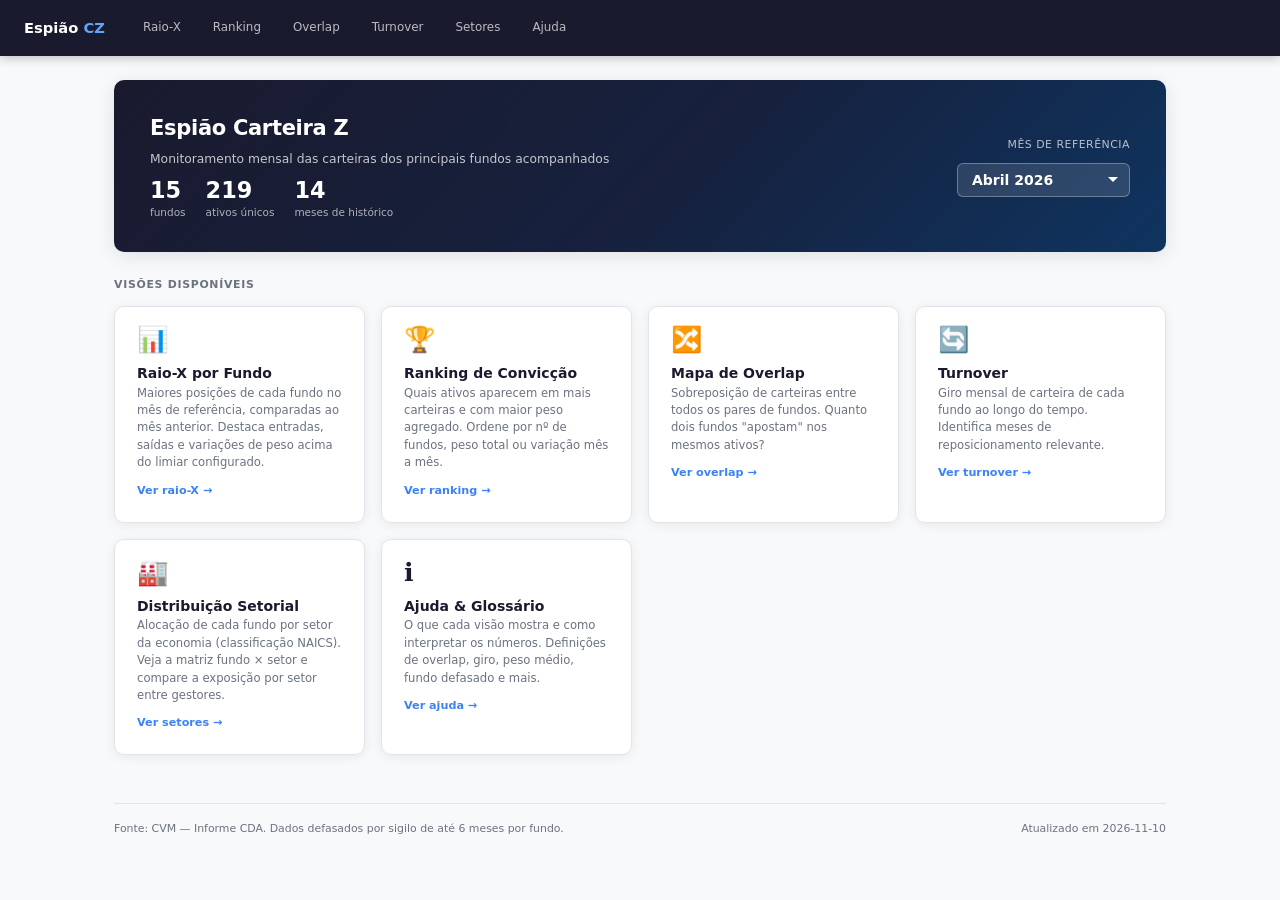
<file: index.html>
<!DOCTYPE html>
<html lang="pt-BR">
<head>
  <meta charset="UTF-8">
  <meta name="viewport" content="width=device-width, initial-scale=1.0">
  <meta name="robots" content="noindex, nofollow">
  <title>Espião Carteira Z</title>
  <link rel="stylesheet" href="css/main.css">
  <style>
    /* Estilos específicos da index */
    .hero-stats {
      display: flex;
      gap: 20px;
      margin-top: 10px;
      flex-wrap: wrap;
    }
    .hero-stat {
      display: flex;
      flex-direction: column;
    }
    .hero-stat-value {
      font-size: 1.6em;
      font-weight: 700;
      line-height: 1;
    }
    .hero-stat-label {
      font-size: 0.75em;
      opacity: .65;
      margin-top: 2px;
    }
    .cards-section-label {
      font-size: 0.78em;
      font-weight: 700;
      text-transform: uppercase;
      letter-spacing: .7px;
      color: var(--text2);
      margin-bottom: 12px;
    }
    .footer {
      margin-top: 48px;
      padding-top: 16px;
      border-top: 1px solid var(--border);
      font-size: 0.78em;
      color: var(--text2);
      display: flex;
      justify-content: space-between;
      flex-wrap: wrap;
      gap: 8px;
    }
  </style>
</head>
<body>

<div id="nav"></div>

<div class="page-wrap">
<div class="container">

  <!-- ── Hero ── -->
  <div class="hero">
    <div class="hero-text">
      <h1>Espião Carteira Z</h1>
      <p>Monitoramento mensal das carteiras dos principais fundos acompanhados</p>
      <div class="hero-stats">
        <div class="hero-stat">
          <span class="hero-stat-value" id="stat-fundos">—</span>
          <span class="hero-stat-label">fundos</span>
        </div>
        <div class="hero-stat">
          <span class="hero-stat-value" id="stat-ativos">—</span>
          <span class="hero-stat-label">ativos únicos</span>
        </div>
        <div class="hero-stat">
          <span class="hero-stat-value" id="stat-meses">—</span>
          <span class="hero-stat-label">meses de histórico</span>
        </div>
      </div>
    </div>
    <div class="hero-controls">
      <label for="mes-select">Mês de referência</label>
      <div id="mes-container"><select class="mes-select" disabled><option>Carregando…</option></select></div>
    </div>
  </div>

  <!-- ── Cards ── -->
  <div class="cards-section-label">Visões disponíveis</div>
  <div class="card-grid" id="card-grid">

    <a class="card" id="card-raio-x" href="raio_x.html" data-page="raio_x">
      <div class="card-icon">📊</div>
      <div>
        <div class="card-title">Raio-X por Fundo</div>
        <div class="card-desc">
          Maiores posições de cada fundo no mês de referência, comparadas ao mês anterior.
          Destaca entradas, saídas e variações de peso acima do limiar configurado.
        </div>
      </div>
      <div class="card-link">Ver raio-X →</div>
    </a>

    <a class="card" id="card-ranking" href="ranking.html" data-page="ranking">
      <div class="card-icon">🏆</div>
      <div>
        <div class="card-title">Ranking de Convicção</div>
        <div class="card-desc">
          Quais ativos aparecem em mais carteiras e com maior peso agregado.
          Ordene por nº de fundos, peso total ou variação mês a mês.
        </div>
      </div>
      <div class="card-link">Ver ranking →</div>
    </a>

    <a class="card" id="card-overlap" href="overlap.html" data-page="overlap">
      <div class="card-icon">🔀</div>
      <div>
        <div class="card-title">Mapa de Overlap</div>
        <div class="card-desc">
          Sobreposição de carteiras entre todos os pares de fundos.
          Quanto dois fundos "apostam" nos mesmos ativos?
        </div>
      </div>
      <div class="card-link">Ver overlap →</div>
    </a>

    <a class="card" id="card-turnover" href="turnover.html" data-page="turnover">
      <div class="card-icon">🔄</div>
      <div>
        <div class="card-title">Turnover</div>
        <div class="card-desc">
          Giro mensal de carteira de cada fundo ao longo do tempo.
          Identifica meses de reposicionamento relevante.
        </div>
      </div>
      <div class="card-link">Ver turnover →</div>
    </a>

    <a class="card" id="card-setores" href="setores.html" data-page="setores">
      <div class="card-icon">🏭</div>
      <div>
        <div class="card-title">Distribuição Setorial</div>
        <div class="card-desc">
          Alocação de cada fundo por setor da economia (classificação NAICS).
          Veja a matriz fundo × setor e compare a exposição por setor entre gestores.
        </div>
      </div>
      <div class="card-link">Ver setores →</div>
    </a>

    <a class="card" id="card-ajuda" href="ajuda.html" data-page="ajuda">
      <div class="card-icon">ℹ️</div>
      <div>
        <div class="card-title">Ajuda &amp; Glossário</div>
        <div class="card-desc">
          O que cada visão mostra e como interpretar os números.
          Definições de overlap, giro, peso médio, fundo defasado e mais.
        </div>
      </div>
      <div class="card-link">Ver ajuda →</div>
    </a>

  </div>

  <!-- ── Footer ── -->
  <div class="footer">
    <span>Fonte: CVM — Informe CDA. Dados defasados por sigilo de até 6 meses por fundo.</span>
    <span id="footer-atualizado"></span>
  </div>

</div>
</div>

<script src="js/util.js"></script>
<script>
'use strict';

document.getElementById('nav').innerHTML = czRenderNav('');

async function init() {
  let idx;
  try {
    idx = await czLoadIndex();
  } catch (err) {
    document.getElementById('card-grid').innerHTML =
      `<div class="ui-error" style="grid-column:1/-1">Não foi possível carregar os dados.<br><small>${err.message}</small></div>`;
    return;
  }

  const meses = idx.meses;

  // Seletor de mês
  document.getElementById('mes-container').innerHTML = czRenderMonthSelect(meses, czResolveMes(meses));
  const sel = document.getElementById('mes-select');
  sel.addEventListener('change', () => {
    czPushParams({ mes: sel.value });
    aplicarMes(sel.value);
  });

  // Stats globais (não mudam com o mês)
  document.getElementById('stat-meses').textContent = meses.length;

  // Footer
  if (idx.atualizado_em) {
    document.getElementById('footer-atualizado').textContent = `Atualizado em ${idx.atualizado_em}`;
  }

  aplicarMes(sel.value);
}

function aplicarMes(mesId) {
  const idx_promise = czLoadIndex();
  idx_promise.then(idx => {
    const m = idx.meses.find(x => x.id === mesId);
    if (!m) return;

    // Stats do mês
    document.getElementById('stat-fundos').textContent = m.n_fundos;
    document.getElementById('stat-ativos').textContent = m.n_ativos;

    // Atualizar links dos cards com o mês selecionado
    document.querySelectorAll('.card[data-page]').forEach(card => {
      const page = card.dataset.page;
      card.href = `${page}.html?mes=${mesId}`;
    });
  });
}

init();
</script>
</body>
</html>
</file>
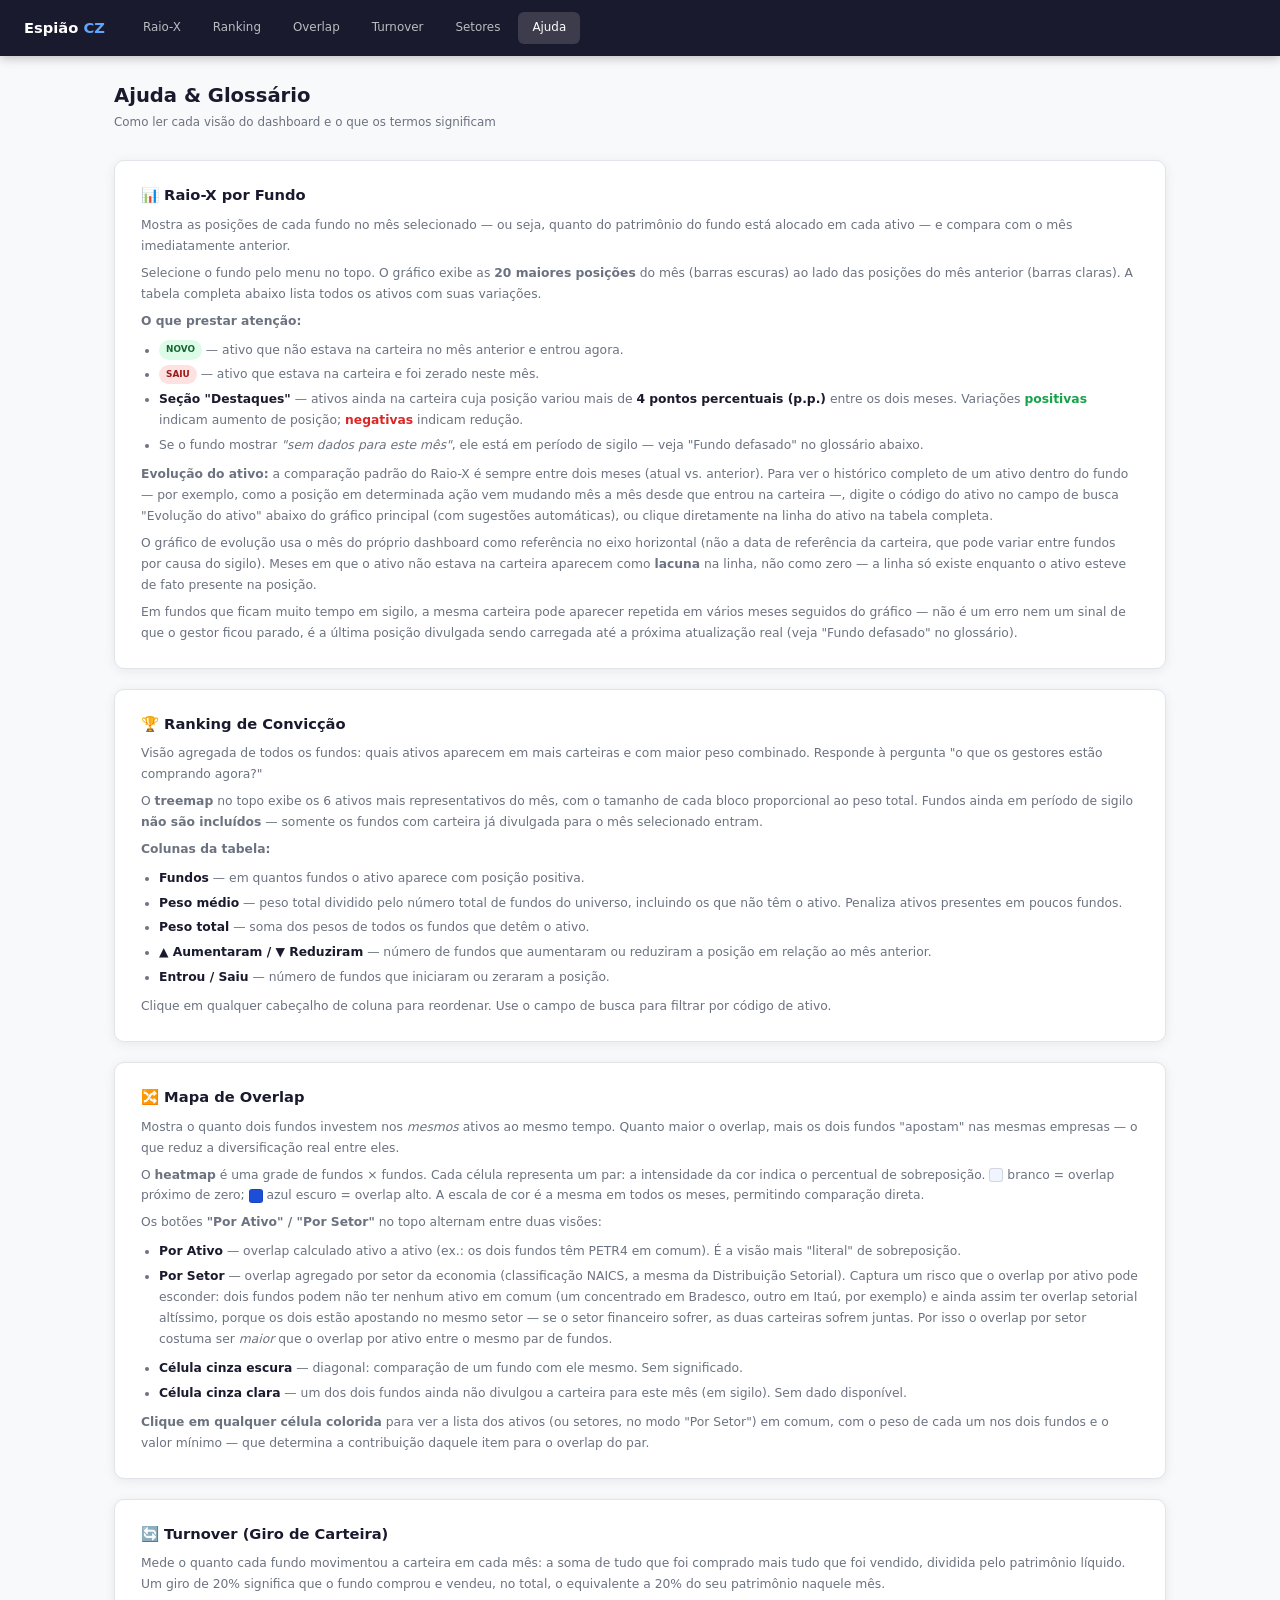
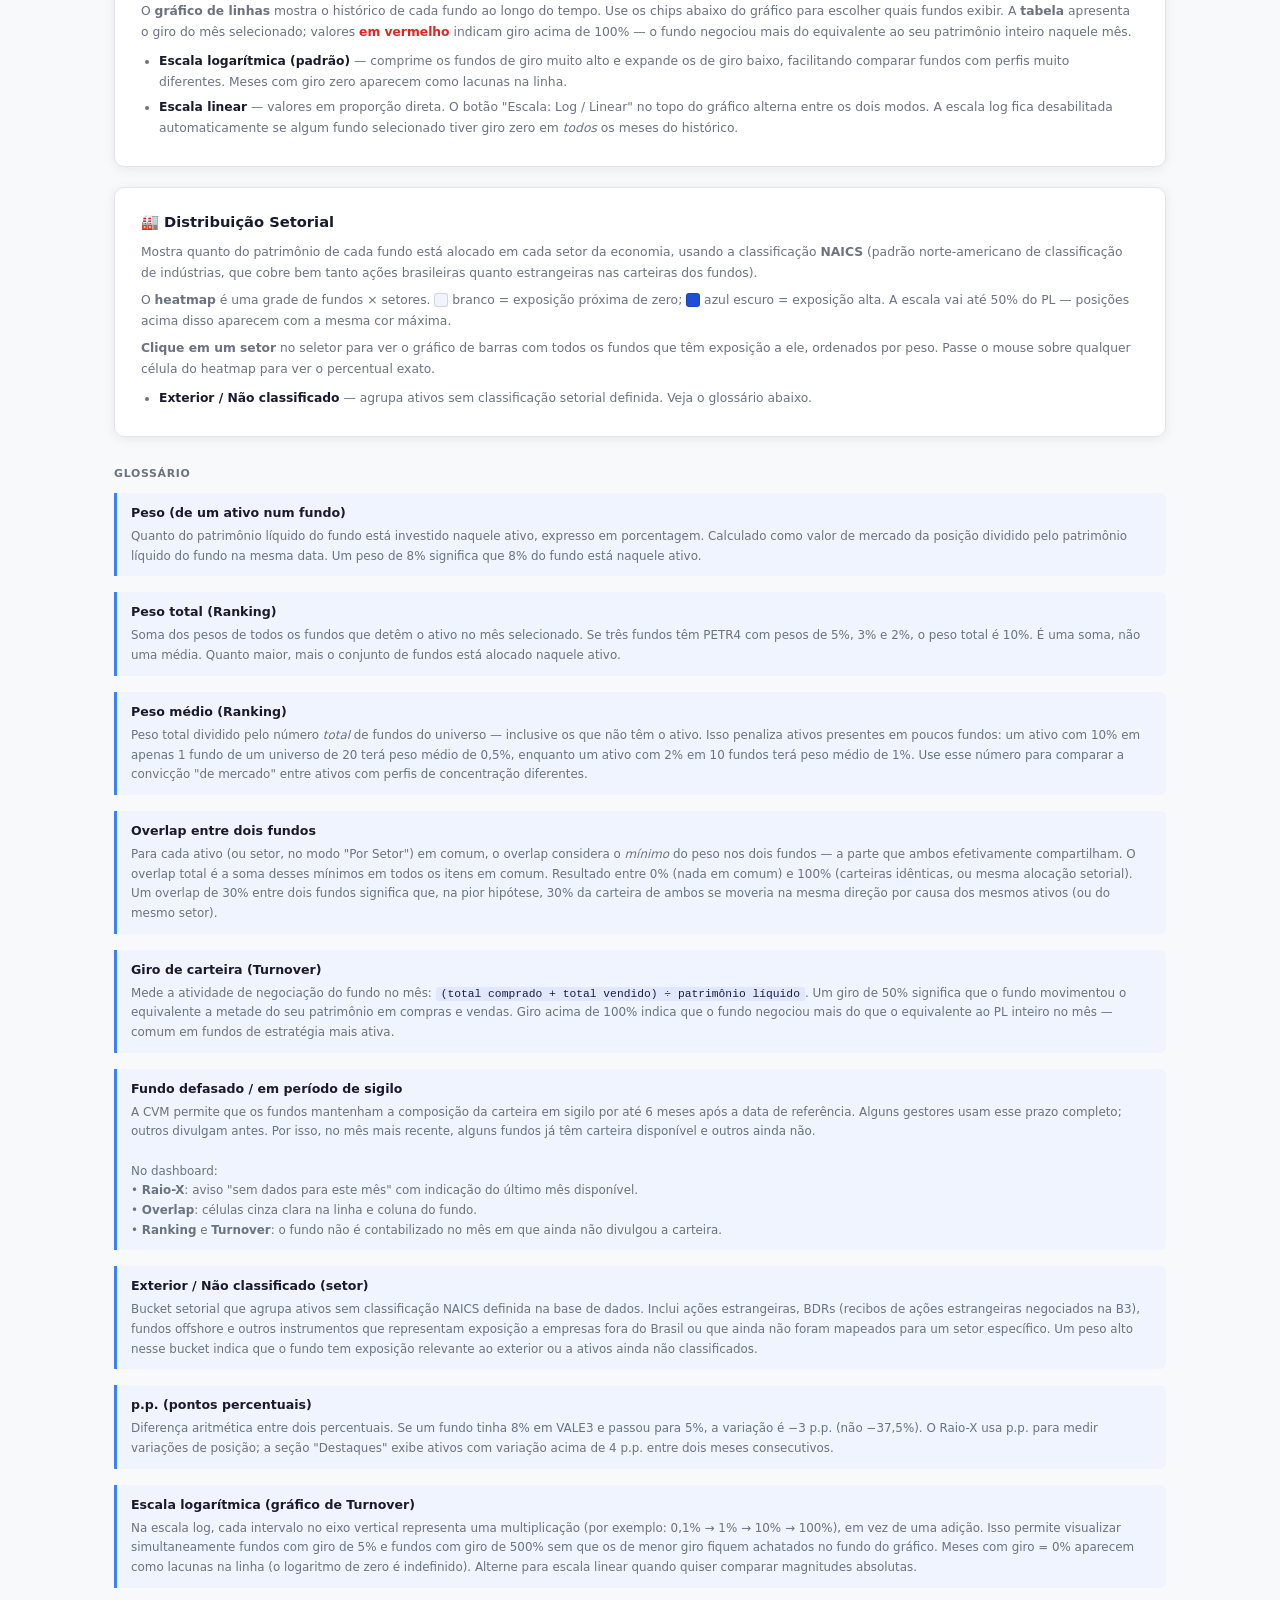
<file: ajuda.html>
<!DOCTYPE html>
<html lang="pt-BR">
<head>
  <meta charset="UTF-8">
  <meta name="viewport" content="width=device-width, initial-scale=1.0">
  <meta name="robots" content="noindex, nofollow">
  <title>Ajuda — Espião CZ</title>
  <link rel="stylesheet" href="css/main.css">
  <style>
    .ajuda-section { background:var(--bg2); border:1.5px solid var(--border); border-radius:var(--radius); padding:22px 26px 24px; margin-bottom:20px; box-shadow:var(--shadow); }
    .ajuda-section-title { font-size:1.05em; font-weight:700; color:var(--navy); margin-bottom:6px; }
    .ajuda-section p { font-size:0.88em; color:var(--text2); line-height:1.7; margin-top:8px; }
    .ajuda-section p + p { margin-top:6px; }
    .ajuda-section ul { margin-top:8px; padding-left:18px; }
    .ajuda-section li { font-size:0.88em; color:var(--text2); line-height:1.7; margin-bottom:4px; }
    .ajuda-section li strong { color:var(--navy); font-weight:600; }
    .glossario { display:flex; flex-direction:column; gap:16px; }
    .gloss-item { border-left:3px solid var(--accent); padding:10px 14px; background:#f0f4ff; border-radius:0 var(--radius-sm) var(--radius-sm) 0; }
    .gloss-term { font-weight:700; font-size:0.9em; color:var(--navy); margin-bottom:4px; }
    .gloss-def  { font-size:0.85em; color:var(--text2); line-height:1.65; }
    .gloss-def code { font-family:var(--mono); font-size:0.95em; background:#e0e7ff; padding:1px 5px; border-radius:3px; color:var(--navy2); }
    .ex-novo { display:inline-block; background:#dcfce7; color:#166534; font-size:.72em; font-weight:700; padding:2px 7px; border-radius:10px; vertical-align:middle; }
    .ex-saiu { display:inline-block; background:#fee2e2; color:#991b1b; font-size:.72em; font-weight:700; padding:2px 7px; border-radius:10px; vertical-align:middle; }
    .ex-pos { color:var(--green); font-weight:600; }
    .ex-neg { color:var(--red); font-weight:600; }
    .cor-amostra { display:inline-block; width:14px; height:14px; border-radius:3px; vertical-align:middle; border:1px solid rgba(0,0,0,.12); }
    .page-header-ajuda { margin-bottom:28px; }
    @media (max-width:640px) { .ajuda-section { padding:16px 16px 18px; } }
  </style>
</head>
<body>

<div id="nav"></div>

<div class="page-wrap">
<div class="container">

  <div class="page-header-ajuda">
    <div class="page-title">Ajuda &amp; Glossário</div>
    <div class="page-subtitle">Como ler cada visão do dashboard e o que os termos significam</div>
  </div>

  <!-- Raio-X -->
  <div class="ajuda-section">
    <div class="ajuda-section-title">📊 Raio-X por Fundo</div>
    <p>Mostra as posições de cada fundo no mês selecionado — ou seja, quanto do patrimônio do fundo está alocado em cada ativo — e compara com o mês imediatamente anterior.</p>
    <p>Selecione o fundo pelo menu no topo. O gráfico exibe as <strong>20 maiores posições</strong> do mês (barras escuras) ao lado das posições do mês anterior (barras claras). A tabela completa abaixo lista todos os ativos com suas variações.</p>
    <p><strong>O que prestar atenção:</strong></p>
    <ul>
      <li><span class="ex-novo">NOVO</span> — ativo que não estava na carteira no mês anterior e entrou agora.</li>
      <li><span class="ex-saiu">SAIU</span> — ativo que estava na carteira e foi zerado neste mês.</li>
      <li><strong>Seção "Destaques"</strong> — ativos ainda na carteira cuja posição variou mais de <strong>4 pontos percentuais (p.p.)</strong> entre os dois meses. Variações <span class="ex-pos">positivas</span> indicam aumento de posição; <span class="ex-neg">negativas</span> indicam redução.</li>
      <li>Se o fundo mostrar <em>"sem dados para este mês"</em>, ele está em período de sigilo — veja "Fundo defasado" no glossário abaixo.</li>
    </ul>
    <p><strong>Evolução do ativo:</strong> a comparação padrão do Raio-X é sempre entre dois meses (atual vs. anterior). Para ver o histórico completo de um ativo dentro do fundo — por exemplo, como a posição em determinada ação vem mudando mês a mês desde que entrou na carteira —, digite o código do ativo no campo de busca "Evolução do ativo" abaixo do gráfico principal (com sugestões automáticas), ou clique diretamente na linha do ativo na tabela completa.</p>
    <p>O gráfico de evolução usa o mês do próprio dashboard como referência no eixo horizontal (não a data de referência da carteira, que pode variar entre fundos por causa do sigilo). Meses em que o ativo não estava na carteira aparecem como <strong>lacuna</strong> na linha, não como zero — a linha só existe enquanto o ativo esteve de fato presente na posição.</p>
    <p>Em fundos que ficam muito tempo em sigilo, a mesma carteira pode aparecer repetida em vários meses seguidos do gráfico — não é um erro nem um sinal de que o gestor ficou parado, é a última posição divulgada sendo carregada até a próxima atualização real (veja "Fundo defasado" no glossário).</p>
  </div>

  <!-- Ranking -->
  <div class="ajuda-section">
    <div class="ajuda-section-title">🏆 Ranking de Convicção</div>
    <p>Visão agregada de todos os fundos: quais ativos aparecem em mais carteiras e com maior peso combinado. Responde à pergunta "o que os gestores estão comprando agora?"</p>
    <p>O <strong>treemap</strong> no topo exibe os 6 ativos mais representativos do mês, com o tamanho de cada bloco proporcional ao peso total. Fundos ainda em período de sigilo <strong>não são incluídos</strong> — somente os fundos com carteira já divulgada para o mês selecionado entram.</p>
    <p><strong>Colunas da tabela:</strong></p>
    <ul>
      <li><strong>Fundos</strong> — em quantos fundos o ativo aparece com posição positiva.</li>
      <li><strong>Peso médio</strong> — peso total dividido pelo número total de fundos do universo, incluindo os que não têm o ativo. Penaliza ativos presentes em poucos fundos.</li>
      <li><strong>Peso total</strong> — soma dos pesos de todos os fundos que detêm o ativo.</li>
      <li><strong>▲ Aumentaram / ▼ Reduziram</strong> — número de fundos que aumentaram ou reduziram a posição em relação ao mês anterior.</li>
      <li><strong>Entrou / Saiu</strong> — número de fundos que iniciaram ou zeraram a posição.</li>
    </ul>
    <p>Clique em qualquer cabeçalho de coluna para reordenar. Use o campo de busca para filtrar por código de ativo.</p>
  </div>

  <!-- Overlap -->
  <div class="ajuda-section">
    <div class="ajuda-section-title">🔀 Mapa de Overlap</div>
    <p>Mostra o quanto dois fundos investem nos <em>mesmos</em> ativos ao mesmo tempo. Quanto maior o overlap, mais os dois fundos "apostam" nas mesmas empresas — o que reduz a diversificação real entre eles.</p>
    <p>O <strong>heatmap</strong> é uma grade de fundos × fundos. Cada célula representa um par: a intensidade da cor indica o percentual de sobreposição. <span class="cor-amostra" style="background:#f0f4ff;"></span> branco = overlap próximo de zero; <span class="cor-amostra" style="background:#1d4ed8;"></span> azul escuro = overlap alto. A escala de cor é a mesma em todos os meses, permitindo comparação direta.</p>
    <p>Os botões <strong>"Por Ativo" / "Por Setor"</strong> no topo alternam entre duas visões:</p>
    <ul>
      <li><strong>Por Ativo</strong> — overlap calculado ativo a ativo (ex.: os dois fundos têm PETR4 em comum). É a visão mais "literal" de sobreposição.</li>
      <li><strong>Por Setor</strong> — overlap agregado por setor da economia (classificação NAICS, a mesma da Distribuição Setorial). Captura um risco que o overlap por ativo pode esconder: dois fundos podem não ter nenhum ativo em comum (um concentrado em Bradesco, outro em Itaú, por exemplo) e ainda assim ter overlap setorial altíssimo, porque os dois estão apostando no mesmo setor — se o setor financeiro sofrer, as duas carteiras sofrem juntas. Por isso o overlap por setor costuma ser <em>maior</em> que o overlap por ativo entre o mesmo par de fundos.</li>
    </ul>
    <ul>
      <li><strong>Célula cinza escura</strong> — diagonal: comparação de um fundo com ele mesmo. Sem significado.</li>
      <li><strong>Célula cinza clara</strong> — um dos dois fundos ainda não divulgou a carteira para este mês (em sigilo). Sem dado disponível.</li>
    </ul>
    <p><strong>Clique em qualquer célula colorida</strong> para ver a lista dos ativos (ou setores, no modo "Por Setor") em comum, com o peso de cada um nos dois fundos e o valor mínimo — que determina a contribuição daquele item para o overlap do par.</p>
  </div>

  <!-- Turnover -->
  <div class="ajuda-section">
    <div class="ajuda-section-title">🔄 Turnover (Giro de Carteira)</div>
    <p>Mede o quanto cada fundo movimentou a carteira em cada mês: a soma de tudo que foi comprado mais tudo que foi vendido, dividida pelo patrimônio líquido. Um giro de 20% significa que o fundo comprou e vendeu, no total, o equivalente a 20% do seu patrimônio naquele mês.</p>
    <p>O <strong>gráfico de linhas</strong> mostra o histórico de cada fundo ao longo do tempo. Use os chips abaixo do gráfico para escolher quais fundos exibir. A <strong>tabela</strong> apresenta o giro do mês selecionado; valores <span class="ex-neg">em vermelho</span> indicam giro acima de 100% — o fundo negociou mais do equivalente ao seu patrimônio inteiro naquele mês.</p>
    <ul>
      <li><strong>Escala logarítmica (padrão)</strong> — comprime os fundos de giro muito alto e expande os de giro baixo, facilitando comparar fundos com perfis muito diferentes. Meses com giro zero aparecem como lacunas na linha.</li>
      <li><strong>Escala linear</strong> — valores em proporção direta. O botão "Escala: Log / Linear" no topo do gráfico alterna entre os dois modos. A escala log fica desabilitada automaticamente se algum fundo selecionado tiver giro zero em <em>todos</em> os meses do histórico.</li>
    </ul>
  </div>

  <!-- Setores -->
  <div class="ajuda-section">
    <div class="ajuda-section-title">🏭 Distribuição Setorial</div>
    <p>Mostra quanto do patrimônio de cada fundo está alocado em cada setor da economia, usando a classificação <strong>NAICS</strong> (padrão norte-americano de classificação de indústrias, que cobre bem tanto ações brasileiras quanto estrangeiras nas carteiras dos fundos).</p>
    <p>O <strong>heatmap</strong> é uma grade de fundos × setores. <span class="cor-amostra" style="background:#f0f4ff;"></span> branco = exposição próxima de zero; <span class="cor-amostra" style="background:#1d4ed8;"></span> azul escuro = exposição alta. A escala vai até 50% do PL — posições acima disso aparecem com a mesma cor máxima.</p>
    <p><strong>Clique em um setor</strong> no seletor para ver o gráfico de barras com todos os fundos que têm exposição a ele, ordenados por peso. Passe o mouse sobre qualquer célula do heatmap para ver o percentual exato.</p>
    <ul>
      <li><strong>Exterior / Não classificado</strong> — agrupa ativos sem classificação setorial definida. Veja o glossário abaixo.</li>
    </ul>
  </div>

  <div class="section-title">Glossário</div>

  <div class="glossario">

    <div class="gloss-item">
      <div class="gloss-term">Peso (de um ativo num fundo)</div>
      <div class="gloss-def">Quanto do patrimônio líquido do fundo está investido naquele ativo, expresso em porcentagem. Calculado como valor de mercado da posição dividido pelo patrimônio líquido do fundo na mesma data. Um peso de 8% significa que 8% do fundo está naquele ativo.</div>
    </div>

    <div class="gloss-item">
      <div class="gloss-term">Peso total (Ranking)</div>
      <div class="gloss-def">Soma dos pesos de todos os fundos que detêm o ativo no mês selecionado. Se três fundos têm PETR4 com pesos de 5%, 3% e 2%, o peso total é 10%. É uma soma, não uma média. Quanto maior, mais o conjunto de fundos está alocado naquele ativo.</div>
    </div>

    <div class="gloss-item">
      <div class="gloss-term">Peso médio (Ranking)</div>
      <div class="gloss-def">Peso total dividido pelo número <em>total</em> de fundos do universo — inclusive os que não têm o ativo. Isso penaliza ativos presentes em poucos fundos: um ativo com 10% em apenas 1 fundo de um universo de 20 terá peso médio de 0,5%, enquanto um ativo com 2% em 10 fundos terá peso médio de 1%. Use esse número para comparar a convicção "de mercado" entre ativos com perfis de concentração diferentes.</div>
    </div>

    <div class="gloss-item">
      <div class="gloss-term">Overlap entre dois fundos</div>
      <div class="gloss-def">Para cada ativo (ou setor, no modo "Por Setor") em comum, o overlap considera o <em>mínimo</em> do peso nos dois fundos — a parte que ambos efetivamente compartilham. O overlap total é a soma desses mínimos em todos os itens em comum. Resultado entre 0% (nada em comum) e 100% (carteiras idênticas, ou mesma alocação setorial). Um overlap de 30% entre dois fundos significa que, na pior hipótese, 30% da carteira de ambos se moveria na mesma direção por causa dos mesmos ativos (ou do mesmo setor).</div>
    </div>

    <div class="gloss-item">
      <div class="gloss-term">Giro de carteira (Turnover)</div>
      <div class="gloss-def">Mede a atividade de negociação do fundo no mês: <code>(total comprado + total vendido) ÷ patrimônio líquido</code>. Um giro de 50% significa que o fundo movimentou o equivalente a metade do seu patrimônio em compras e vendas. Giro acima de 100% indica que o fundo negociou mais do que o equivalente ao PL inteiro no mês — comum em fundos de estratégia mais ativa.</div>
    </div>

    <div class="gloss-item">
      <div class="gloss-term">Fundo defasado / em período de sigilo</div>
      <div class="gloss-def">A CVM permite que os fundos mantenham a composição da carteira em sigilo por até 6 meses após a data de referência. Alguns gestores usam esse prazo completo; outros divulgam antes. Por isso, no mês mais recente, alguns fundos já têm carteira disponível e outros ainda não.<br><br>No dashboard:<br>• <strong>Raio-X</strong>: aviso "sem dados para este mês" com indicação do último mês disponível.<br>• <strong>Overlap</strong>: células cinza clara na linha e coluna do fundo.<br>• <strong>Ranking</strong> e <strong>Turnover</strong>: o fundo não é contabilizado no mês em que ainda não divulgou a carteira.</div>
    </div>

    <div class="gloss-item">
      <div class="gloss-term">Exterior / Não classificado (setor)</div>
      <div class="gloss-def">Bucket setorial que agrupa ativos sem classificação NAICS definida na base de dados. Inclui ações estrangeiras, BDRs (recibos de ações estrangeiras negociados na B3), fundos offshore e outros instrumentos que representam exposição a empresas fora do Brasil ou que ainda não foram mapeados para um setor específico. Um peso alto nesse bucket indica que o fundo tem exposição relevante ao exterior ou a ativos ainda não classificados.</div>
    </div>

    <div class="gloss-item">
      <div class="gloss-term">p.p. (pontos percentuais)</div>
      <div class="gloss-def">Diferença aritmética entre dois percentuais. Se um fundo tinha 8% em VALE3 e passou para 5%, a variação é −3 p.p. (não −37,5%). O Raio-X usa p.p. para medir variações de posição; a seção "Destaques" exibe ativos com variação acima de 4 p.p. entre dois meses consecutivos.</div>
    </div>

    <div class="gloss-item">
      <div class="gloss-term">Escala logarítmica (gráfico de Turnover)</div>
      <div class="gloss-def">Na escala log, cada intervalo no eixo vertical representa uma multiplicação (por exemplo: 0,1% → 1% → 10% → 100%), em vez de uma adição. Isso permite visualizar simultaneamente fundos com giro de 5% e fundos com giro de 500% sem que os de menor giro fiquem achatados no fundo do gráfico. Meses com giro = 0% aparecem como lacunas na linha (o logaritmo de zero é indefinido). Alterne para escala linear quando quiser comparar magnitudes absolutas.</div>
    </div>

  </div>

</div>
</div>

<script src="js/util.js"></script>
<script>
"use strict";
document.getElementById("nav").innerHTML = czRenderNav("ajuda");
</script>
</body>
</html>
</file>
<file: css/main.css>
/* main.css — estilos compartilhados entre todas as páginas do Espião CZ */

/* ── Variáveis ────────────────────────────────────────────────────────────── */

:root {
  --navy:    #1a1a2e;
  --navy2:   #16213e;
  --blue:    #0f3460;
  --accent:  #3b82f6;
  --accent2: #1d4ed8;
  --green:   #16a34a;
  --red:     #dc2626;
  --bg:      #f8f9fb;
  --bg2:     #ffffff;
  --text:    #1a1a2e;
  --text2:   #6b7280;
  --border:  #e2e4ea;
  --radius:  10px;
  --radius-sm: 6px;
  --shadow:  0 2px 12px rgba(0, 0, 0, .07);
  --shadow-md: 0 4px 20px rgba(0, 0, 0, .10);
  --nav-h:   56px;
  --font: 'Segoe UI', system-ui, -apple-system, sans-serif;
  --mono: 'Cascadia Code', 'Fira Code', Consolas, monospace;
}

/* ── Reset ────────────────────────────────────────────────────────────────── */

*, *::before, *::after { box-sizing: border-box; margin: 0; padding: 0; }
body {
  font-family: var(--font);
  font-size: 14px;
  line-height: 1.6;
  color: var(--text);
  background: var(--bg);
  min-height: 100vh;
}
a { color: var(--accent); text-decoration: none; }
a:hover { text-decoration: underline; }
button { cursor: pointer; font-family: inherit; }

/* ── Navegação ────────────────────────────────────────────────────────────── */

.topnav {
  position: fixed;
  top: 0; left: 0; right: 0;
  height: var(--nav-h);
  background: var(--navy);
  display: flex;
  align-items: center;
  padding: 0 24px;
  gap: 8px;
  z-index: 200;
  box-shadow: 0 2px 10px rgba(0,0,0,.25);
}

.topnav-brand {
  font-size: 1.05em;
  font-weight: 700;
  color: #fff;
  text-decoration: none;
  margin-right: 16px;
  flex-shrink: 0;
}
.topnav-brand span { color: #60a5fa; }
.topnav-brand:hover { text-decoration: none; }

.topnav-links {
  display: flex;
  gap: 4px;
  flex: 1;
}

.topnav-link {
  font-size: 0.85em;
  font-weight: 500;
  color: rgba(255,255,255,.7);
  padding: 6px 14px;
  border-radius: 6px;
  text-decoration: none;
  transition: background .15s, color .15s;
}
.topnav-link:hover {
  background: rgba(255,255,255,.1);
  color: #fff;
  text-decoration: none;
}
.topnav-link.active {
  background: rgba(255,255,255,.15);
  color: #fff;
}

/* ── Layout principal ─────────────────────────────────────────────────────── */

.page-wrap {
  padding-top: calc(var(--nav-h) + 24px);
  padding-bottom: 60px;
  min-height: 100vh;
}

.container {
  max-width: 1100px;
  margin: 0 auto;
  padding: 0 24px;
}

/* ── Cabeçalho de página ──────────────────────────────────────────────────── */

.page-header {
  display: flex;
  align-items: center;
  gap: 16px;
  margin-bottom: 24px;
  flex-wrap: wrap;
}

.page-title {
  font-size: 1.4em;
  font-weight: 700;
  color: var(--navy);
  flex: 1;
  min-width: 160px;
}

.page-subtitle {
  font-size: 0.85em;
  color: var(--text2);
  margin-top: 2px;
  font-weight: 400;
}

/* ── Seletor de mês ───────────────────────────────────────────────────────── */

.mes-select {
  font-family: var(--font);
  font-size: 0.9em;
  font-weight: 600;
  color: var(--navy);
  background: var(--bg2);
  border: 1.5px solid var(--border);
  border-radius: var(--radius-sm);
  padding: 7px 12px;
  cursor: pointer;
  outline: none;
  appearance: none;
  background-image: url("data:image/svg+xml,%3Csvg xmlns='http://www.w3.org/2000/svg' width='12' height='12' viewBox='0 0 12 12'%3E%3Cpath fill='%236b7280' d='M6 8L1 3h10z'/%3E%3C/svg%3E");
  background-repeat: no-repeat;
  background-position: right 10px center;
  padding-right: 30px;
  transition: border-color .15s;
}
.mes-select:hover { border-color: var(--accent); }
.mes-select:focus { border-color: var(--accent); box-shadow: 0 0 0 3px rgba(59,130,246,.15); }

/* ── Cards (index.html) ───────────────────────────────────────────────────── */

.card-grid {
  display: grid;
  grid-template-columns: repeat(auto-fill, minmax(240px, 1fr));
  gap: 16px;
  margin-top: 8px;
}

.card {
  background: var(--bg2);
  border: 1.5px solid var(--border);
  border-radius: var(--radius);
  padding: 20px 22px 22px;
  text-decoration: none;
  color: var(--text);
  display: flex;
  flex-direction: column;
  gap: 10px;
  transition: box-shadow .18s, border-color .18s, transform .12s;
  box-shadow: var(--shadow);
}
.card:hover {
  box-shadow: var(--shadow-md);
  border-color: var(--accent);
  transform: translateY(-2px);
  text-decoration: none;
  color: var(--text);
}

.card-icon {
  font-size: 1.8em;
  line-height: 1;
}

.card-title {
  font-size: 1.0em;
  font-weight: 700;
  color: var(--navy);
}

.card-desc {
  font-size: 0.83em;
  color: var(--text2);
  line-height: 1.5;
  flex: 1;
}

.card-link {
  font-size: 0.8em;
  font-weight: 600;
  color: var(--accent);
  display: flex;
  align-items: center;
  gap: 4px;
}

/* ── Stats pills ──────────────────────────────────────────────────────────── */

.stat-row {
  display: flex;
  gap: 10px;
  flex-wrap: wrap;
  margin-bottom: 24px;
}

.stat-pill {
  background: var(--bg2);
  border: 1.5px solid var(--border);
  border-radius: 20px;
  padding: 5px 14px;
  font-size: 0.82em;
  color: var(--text2);
  display: flex;
  align-items: center;
  gap: 6px;
}

.stat-pill strong {
  color: var(--navy);
  font-weight: 700;
}

/* ── Hero banner (index.html) ─────────────────────────────────────────────── */

.hero {
  background: linear-gradient(135deg, var(--navy) 0%, var(--navy2) 55%, var(--blue) 100%);
  color: #fff;
  border-radius: var(--radius);
  padding: 32px 36px;
  margin-bottom: 24px;
  display: flex;
  align-items: center;
  justify-content: space-between;
  flex-wrap: wrap;
  gap: 20px;
  box-shadow: var(--shadow-md);
}

.hero-text h1 {
  font-size: 1.5em;
  font-weight: 700;
  letter-spacing: -.3px;
}

.hero-text p {
  font-size: 0.88em;
  opacity: .75;
  margin-top: 4px;
}

.hero-controls {
  display: flex;
  flex-direction: column;
  align-items: flex-end;
  gap: 10px;
}

.hero-controls label {
  font-size: 0.78em;
  opacity: .7;
  text-transform: uppercase;
  letter-spacing: .5px;
}

.hero-controls .mes-select {
  font-size: 1.0em;
  padding: 8px 32px 8px 14px;
  border-color: rgba(255,255,255,.3);
  background-color: rgba(255,255,255,.12);
  color: #fff;
  background-image: url("data:image/svg+xml,%3Csvg xmlns='http://www.w3.org/2000/svg' width='12' height='12' viewBox='0 0 12 12'%3E%3Cpath fill='%23ffffff' d='M6 8L1 3h10z'/%3E%3C/svg%3E");
}
.hero-controls .mes-select option { color: var(--navy); background: #fff; }
.hero-controls .mes-select:hover { border-color: rgba(255,255,255,.6); }
.hero-controls .mes-select:focus { border-color: rgba(255,255,255,.8); box-shadow: 0 0 0 3px rgba(255,255,255,.15); }

/* ── Tabelas ──────────────────────────────────────────────────────────────── */

.cz-table-wrap {
  background: var(--bg2);
  border: 1.5px solid var(--border);
  border-radius: var(--radius);
  overflow: hidden;
  box-shadow: var(--shadow);
}

.cz-table {
  width: 100%;
  border-collapse: collapse;
  font-size: 0.86em;
}

.cz-table thead th {
  background: var(--navy);
  color: #fff;
  font-size: 0.78em;
  font-weight: 600;
  text-align: left;
  padding: 10px 14px;
  letter-spacing: .3px;
  white-space: nowrap;
  cursor: pointer;
  user-select: none;
}
.cz-table thead th:hover { background: var(--navy2); }
.cz-table thead th.sorted-asc::after  { content: ' ▲'; font-size: .7em; }
.cz-table thead th.sorted-desc::after { content: ' ▼'; font-size: .7em; }

.cz-table tbody tr { border-bottom: 1px solid var(--border); }
.cz-table tbody tr:last-child { border-bottom: none; }
.cz-table tbody tr:hover { background: #f0f4ff; }
.cz-table td { padding: 9px 14px; vertical-align: middle; }

.cz-table .num { text-align: right; font-variant-numeric: tabular-nums; }
.cz-table .mono { font-family: var(--mono); font-size: 0.9em; }

/* ── Variação colorida ────────────────────────────────────────────────────── */

.pos { color: var(--green); font-weight: 600; }
.neg { color: var(--red);   font-weight: 600; }
.neu { color: var(--text2); }

/* ── Badge de entrada/saída ───────────────────────────────────────────────── */

.badge-novo { background: #dcfce7; color: #166534; font-size: .72em; font-weight: 700; padding: 2px 7px; border-radius: 10px; white-space: nowrap; }
.badge-saiu { background: #fee2e2; color: #991b1b; font-size: .72em; font-weight: 700; padding: 2px 7px; border-radius: 10px; white-space: nowrap; }

/* ── Filtro / controles de página ─────────────────────────────────────────── */

.controls-row {
  display: flex;
  gap: 10px;
  align-items: center;
  flex-wrap: wrap;
  margin-bottom: 14px;
}

.cz-select {
  font-family: var(--font);
  font-size: 0.86em;
  color: var(--navy);
  background: var(--bg2);
  border: 1.5px solid var(--border);
  border-radius: var(--radius-sm);
  padding: 6px 30px 6px 10px;
  appearance: none;
  background-image: url("data:image/svg+xml,%3Csvg xmlns='http://www.w3.org/2000/svg' width='12' height='12' viewBox='0 0 12 12'%3E%3Cpath fill='%236b7280' d='M6 8L1 3h10z'/%3E%3C/svg%3E");
  background-repeat: no-repeat;
  background-position: right 8px center;
  cursor: pointer;
  outline: none;
}
.cz-select:focus { border-color: var(--accent); }

.cz-input {
  font-family: var(--font);
  font-size: 0.86em;
  color: var(--navy);
  background: var(--bg2);
  border: 1.5px solid var(--border);
  border-radius: var(--radius-sm);
  padding: 6px 10px;
  outline: none;
  min-width: 180px;
}
.cz-input:focus { border-color: var(--accent); }
.cz-input::placeholder { color: var(--text2); }

.controls-label {
  font-size: 0.8em;
  color: var(--text2);
  font-weight: 500;
}

/* ── Seção com título ─────────────────────────────────────────────────────── */

.section-title {
  font-size: 0.78em;
  font-weight: 700;
  text-transform: uppercase;
  letter-spacing: .7px;
  color: var(--text2);
  margin-bottom: 10px;
  margin-top: 28px;
}
.section-title:first-child { margin-top: 0; }

/* ── Estados de loading e erro ────────────────────────────────────────────── */

.ui-loading {
  text-align: center;
  padding: 48px 24px;
  color: var(--text2);
  font-size: 0.9em;
}
.ui-loading::before { content: '⏳ '; }

.ui-error {
  text-align: center;
  padding: 48px 24px;
  color: var(--red);
  font-size: 0.9em;
  background: #fef2f2;
  border: 1.5px solid #fecaca;
  border-radius: var(--radius);
}

.ui-empty {
  text-align: center;
  padding: 48px 24px;
  color: var(--text2);
  font-size: 0.9em;
}

/* ── Barra de progresso / overlap bar ────────────────────────────────────── */

.bar-wrap {
  background: var(--border);
  border-radius: 4px;
  height: 8px;
  min-width: 60px;
  overflow: hidden;
}
.bar-fill {
  height: 100%;
  border-radius: 4px;
  background: var(--accent);
  transition: width .3s;
}
.bar-fill.bar-high { background: var(--red); }

/* ── Responsividade ───────────────────────────────────────────────────────── */

@media (max-width: 640px) {
  .container { padding: 0 14px; }
  .topnav { padding: 0 14px; }
  .topnav-link { padding: 6px 10px; font-size: 0.8em; }
  .hero { padding: 22px 20px; }
  .hero-controls { align-items: flex-start; }
  .card-grid { grid-template-columns: 1fr; }
  .page-header { flex-direction: column; align-items: flex-start; gap: 10px; }
}
</file>
